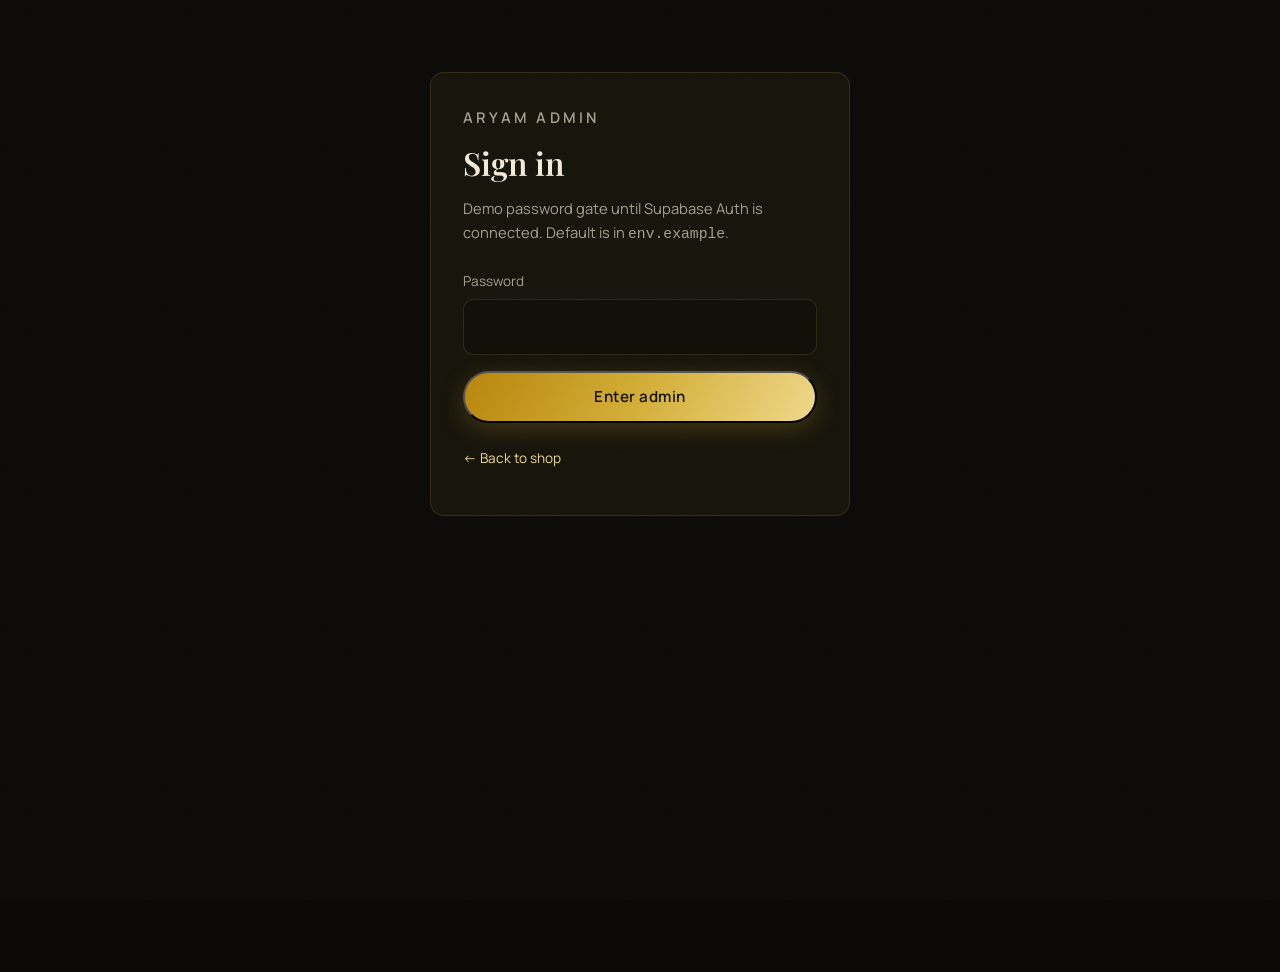
<file: admin/index.html>
<!DOCTYPE html>
<html lang="en">
<head>
  <meta charset="utf-8" />
  <meta name="viewport" content="width=device-width, initial-scale=1, viewport-fit=cover" />
  <title>Admin Login | Aryam's Jewelry</title>
  <meta name="robots" content="noindex, nofollow" />
  <link rel="icon" type="image/jpeg" href="/images/logo-aryam.jpg" />
  <link href="https://fonts.googleapis.com/css2?family=Playfair+Display:ital,wght@0,500;0,600;1,400&family=Manrope:wght@400;500;600&display=swap" rel="stylesheet" />
  <link rel="stylesheet" href="/css/admin.css" />
</head>
<body class="admin-body">
  <div class="login-card">
    <p class="eyebrow">Aryam admin</p>
    <h1>Sign in</h1>
    <p>Demo password gate until Supabase Auth is connected. Default is in <code>env.example</code>.</p>
    <form id="loginForm" class="form-grid" style="margin-top:1.5rem">
      <label>Password
        <input name="password" type="password" required autocomplete="current-password" />
      </label>
      <p id="loginError" class="notice warn" hidden></p>
      <button class="btn btn-gold" type="submit">Enter admin</button>
    </form>
    <p style="margin-top:1.5rem;font-size:0.85rem;color:var(--muted)">
      <a href="/shop/">← Back to shop</a>
    </p>
  </div>
  <script src="/js/shop/config.js"></script>
  <script src="/js/admin/auth.js"></script>
  <script src="/js/admin/admin-ui.js"></script>
</body>
</html>
</file>
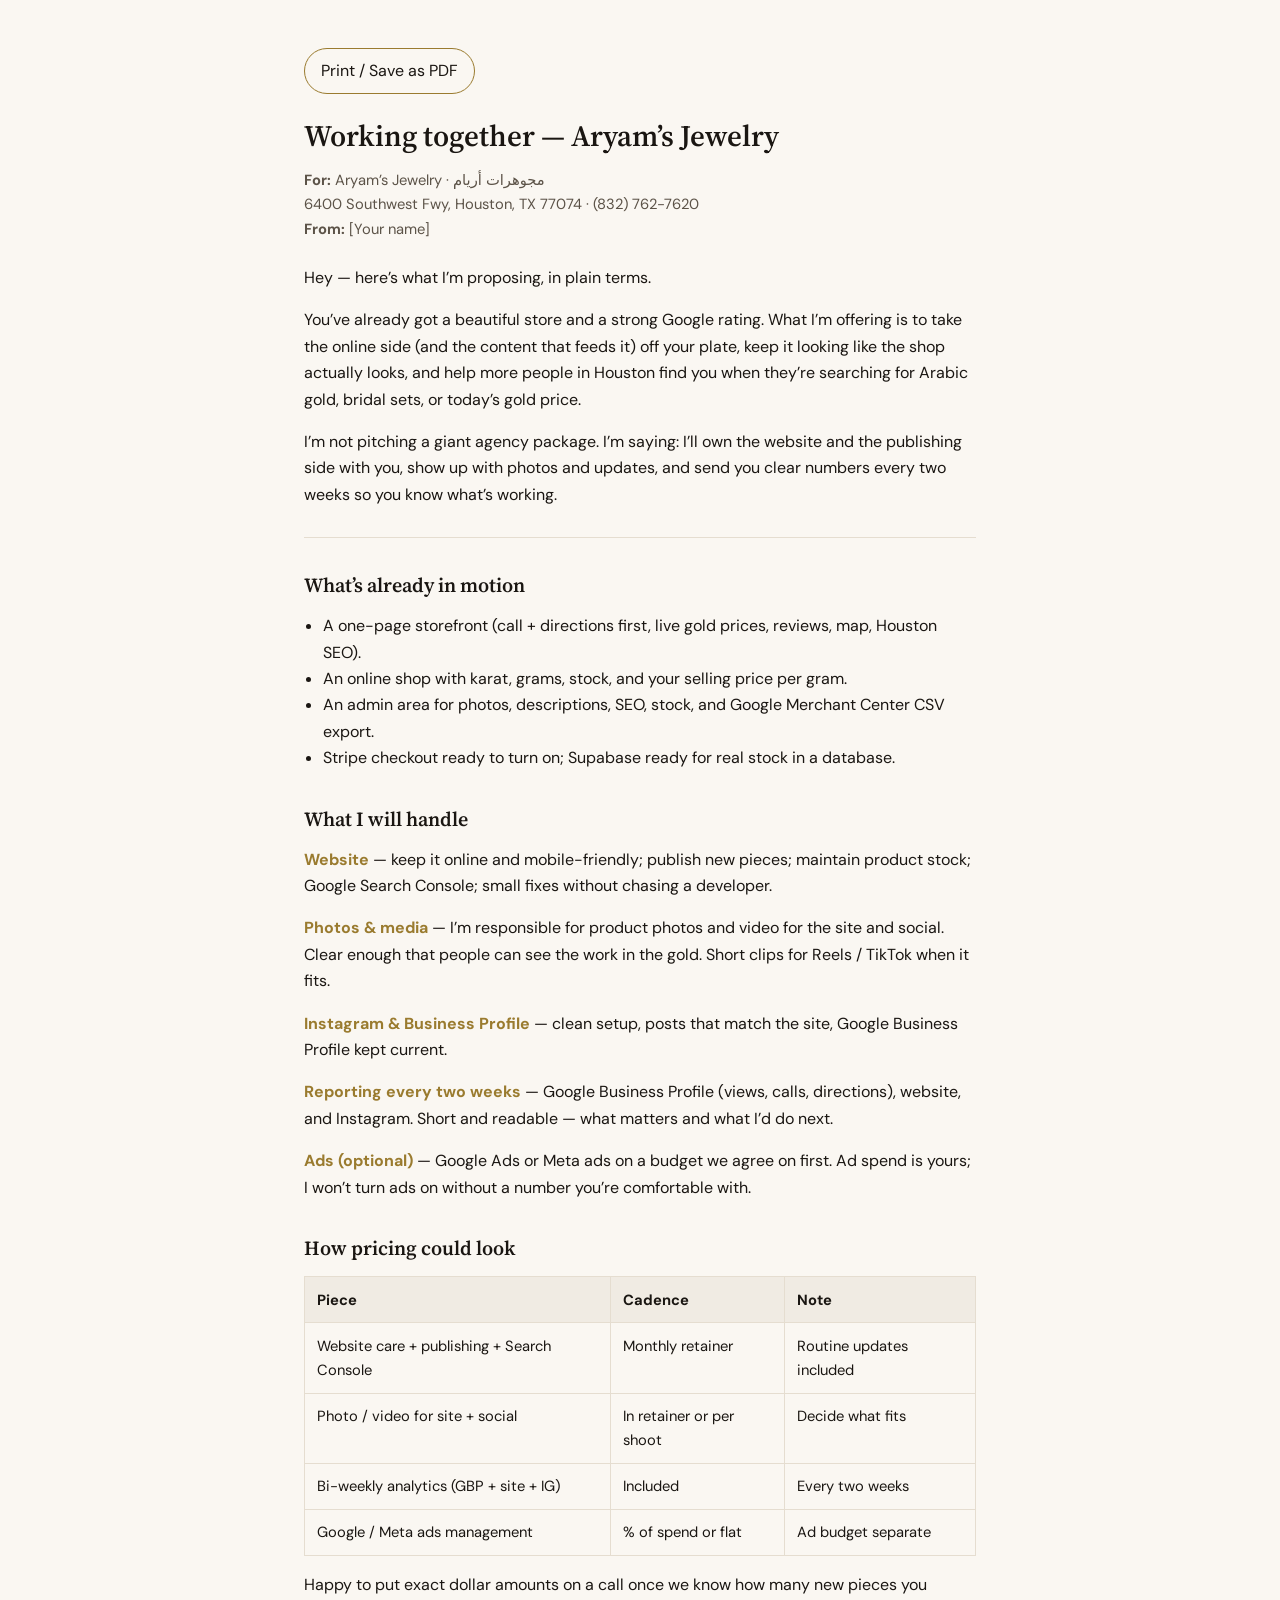
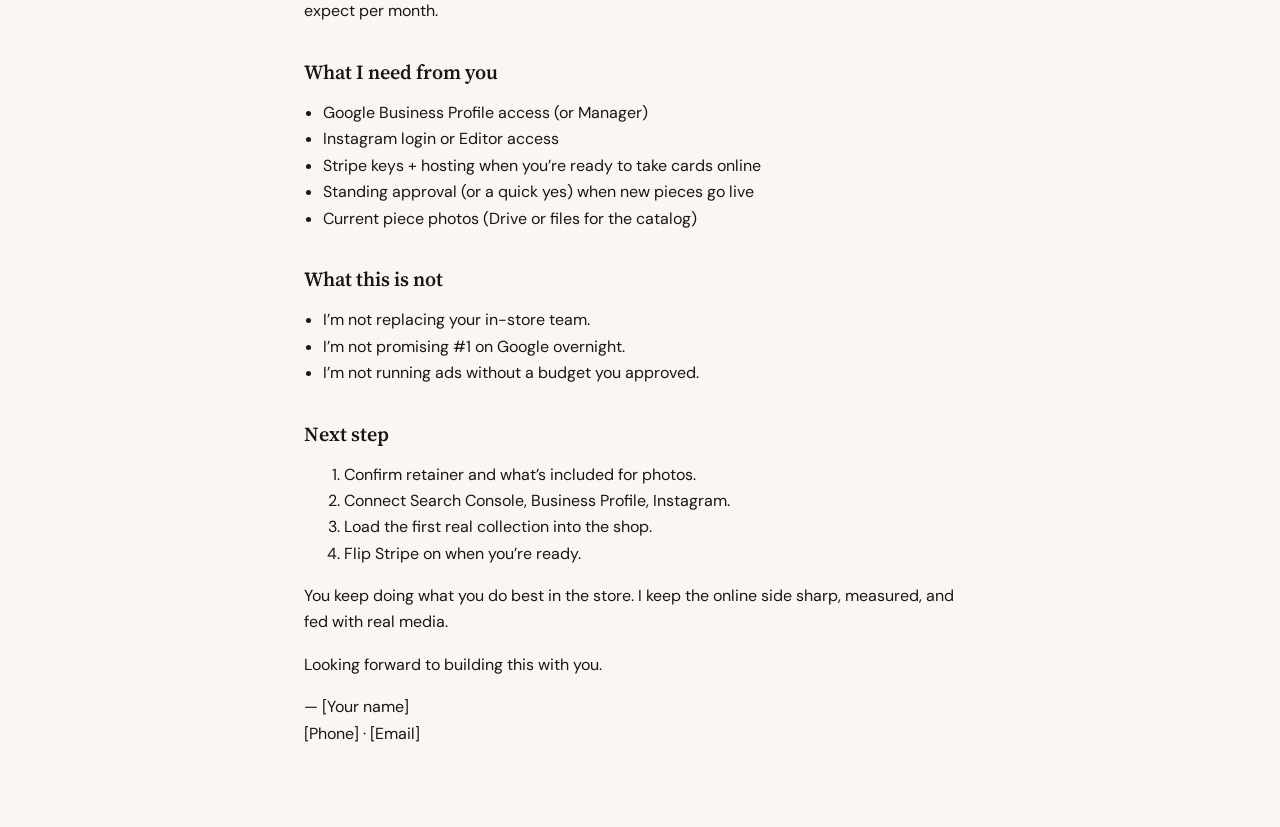
<file: PROPOSAL.html>
<!DOCTYPE html>
<html lang="en">
<head>
  <meta charset="utf-8" />
  <meta name="viewport" content="width=device-width, initial-scale=1" />
  <meta name="robots" content="noindex" />
  <title>Working together — Aryam’s Jewelry</title>
  <link href="https://fonts.googleapis.com/css2?family=Source+Serif+4:opsz,wght@8..60,400;8..60,600&family=DM+Sans:wght@400;500;600&display=swap" rel="stylesheet" />
  <style>
    :root { --ink:#1a1612; --muted:#5c5348; --line:#e5ddd0; --gold:#9a7b2f; --bg:#faf7f2; }
    * { box-sizing: border-box; }
    body { margin: 0; font-family: "DM Sans", system-ui, sans-serif; color: var(--ink); background: var(--bg); line-height: 1.65; }
    .sheet { max-width: 720px; margin: 0 auto; padding: 3rem 1.5rem 4rem; }
    h1, h2 { font-family: "Source Serif 4", Georgia, serif; font-weight: 600; line-height: 1.2; }
    h1 { font-size: 1.85rem; margin: 0 0 0.35rem; }
    h2 { font-size: 1.25rem; margin: 2.2rem 0 0.7rem; color: var(--ink); }
    .meta { color: var(--muted); font-size: 0.92rem; margin-bottom: 1.5rem; }
    .gold { color: var(--gold); }
    p, li { color: var(--ink); }
    ul { padding-left: 1.2rem; }
    table { width: 100%; border-collapse: collapse; font-size: 0.92rem; margin: 1rem 0; }
    th, td { border: 1px solid var(--line); padding: 0.65rem 0.75rem; text-align: left; vertical-align: top; }
    th { background: #f0ebe3; }
    hr { border: 0; border-top: 1px solid var(--line); margin: 1.8rem 0; }
    .print { margin-bottom: 1.5rem; }
    .print button {
      font: inherit; padding: 0.55rem 1rem; border: 1px solid var(--gold); background: transparent;
      border-radius: 999px; cursor: pointer; color: var(--ink);
    }
    @media print {
      body { background: #fff; }
      .print { display: none; }
      .sheet { padding: 0; max-width: none; }
    }
  </style>
</head>
<body>
  <div class="sheet">
    <div class="print"><button type="button" onclick="window.print()">Print / Save as PDF</button></div>

    <h1>Working together — Aryam’s Jewelry</h1>
    <p class="meta">
      <strong>For:</strong> Aryam’s Jewelry · مجوهرات أريام<br />
      6400 Southwest Fwy, Houston, TX 77074 · (832) 762-7620<br />
      <strong>From:</strong> [Your name]
    </p>

    <p>Hey — here’s what I’m proposing, in plain terms.</p>
    <p>
      You’ve already got a beautiful store and a strong Google rating. What I’m offering is to take the online side
      (and the content that feeds it) off your plate, keep it looking like the shop actually looks, and help more
      people in Houston find you when they’re searching for Arabic gold, bridal sets, or today’s gold price.
    </p>
    <p>
      I’m not pitching a giant agency package. I’m saying: I’ll own the website and the publishing side with you,
      show up with photos and updates, and send you clear numbers every two weeks so you know what’s working.
    </p>

    <hr />

    <h2>What’s already in motion</h2>
    <ul>
      <li>A one-page storefront (call + directions first, live gold prices, reviews, map, Houston SEO).</li>
      <li>An online shop with karat, grams, stock, and your selling price per gram.</li>
      <li>An admin area for photos, descriptions, SEO, stock, and Google Merchant Center CSV export.</li>
      <li>Stripe checkout ready to turn on; Supabase ready for real stock in a database.</li>
    </ul>

    <h2>What I will handle</h2>
    <p><strong class="gold">Website</strong> — keep it online and mobile-friendly; publish new pieces; maintain product stock; Google Search Console; small fixes without chasing a developer.</p>
    <p><strong class="gold">Photos &amp; media</strong> — I’m responsible for product photos and video for the site and social. Clear enough that people can see the work in the gold. Short clips for Reels / TikTok when it fits.</p>
    <p><strong class="gold">Instagram &amp; Business Profile</strong> — clean setup, posts that match the site, Google Business Profile kept current.</p>
    <p><strong class="gold">Reporting every two weeks</strong> — Google Business Profile (views, calls, directions), website, and Instagram. Short and readable — what matters and what I’d do next.</p>
    <p><strong class="gold">Ads (optional)</strong> — Google Ads or Meta ads on a budget we agree on first. Ad spend is yours; I won’t turn ads on without a number you’re comfortable with.</p>

    <h2>How pricing could look</h2>
    <table>
      <thead>
        <tr><th>Piece</th><th>Cadence</th><th>Note</th></tr>
      </thead>
      <tbody>
        <tr><td>Website care + publishing + Search Console</td><td>Monthly retainer</td><td>Routine updates included</td></tr>
        <tr><td>Photo / video for site + social</td><td>In retainer or per shoot</td><td>Decide what fits</td></tr>
        <tr><td>Bi-weekly analytics (GBP + site + IG)</td><td>Included</td><td>Every two weeks</td></tr>
        <tr><td>Google / Meta ads management</td><td>% of spend or flat</td><td>Ad budget separate</td></tr>
      </tbody>
    </table>
    <p>Happy to put exact dollar amounts on a call once we know how many new pieces you expect per month.</p>

    <h2>What I need from you</h2>
    <ul>
      <li>Google Business Profile access (or Manager)</li>
      <li>Instagram login or Editor access</li>
      <li>Stripe keys + hosting when you’re ready to take cards online</li>
      <li>Standing approval (or a quick yes) when new pieces go live</li>
      <li>Current piece photos (Drive or files for the catalog)</li>
    </ul>

    <h2>What this is not</h2>
    <ul>
      <li>I’m not replacing your in-store team.</li>
      <li>I’m not promising #1 on Google overnight.</li>
      <li>I’m not running ads without a budget you approved.</li>
    </ul>

    <h2>Next step</h2>
    <ol>
      <li>Confirm retainer and what’s included for photos.</li>
      <li>Connect Search Console, Business Profile, Instagram.</li>
      <li>Load the first real collection into the shop.</li>
      <li>Flip Stripe on when you’re ready.</li>
    </ol>
    <p>You keep doing what you do best in the store. I keep the online side sharp, measured, and fed with real media.</p>
    <p>Looking forward to building this with you.</p>
    <p>— [Your name]<br />[Phone] · [Email]</p>
  </div>
</body>
</html>
</file>
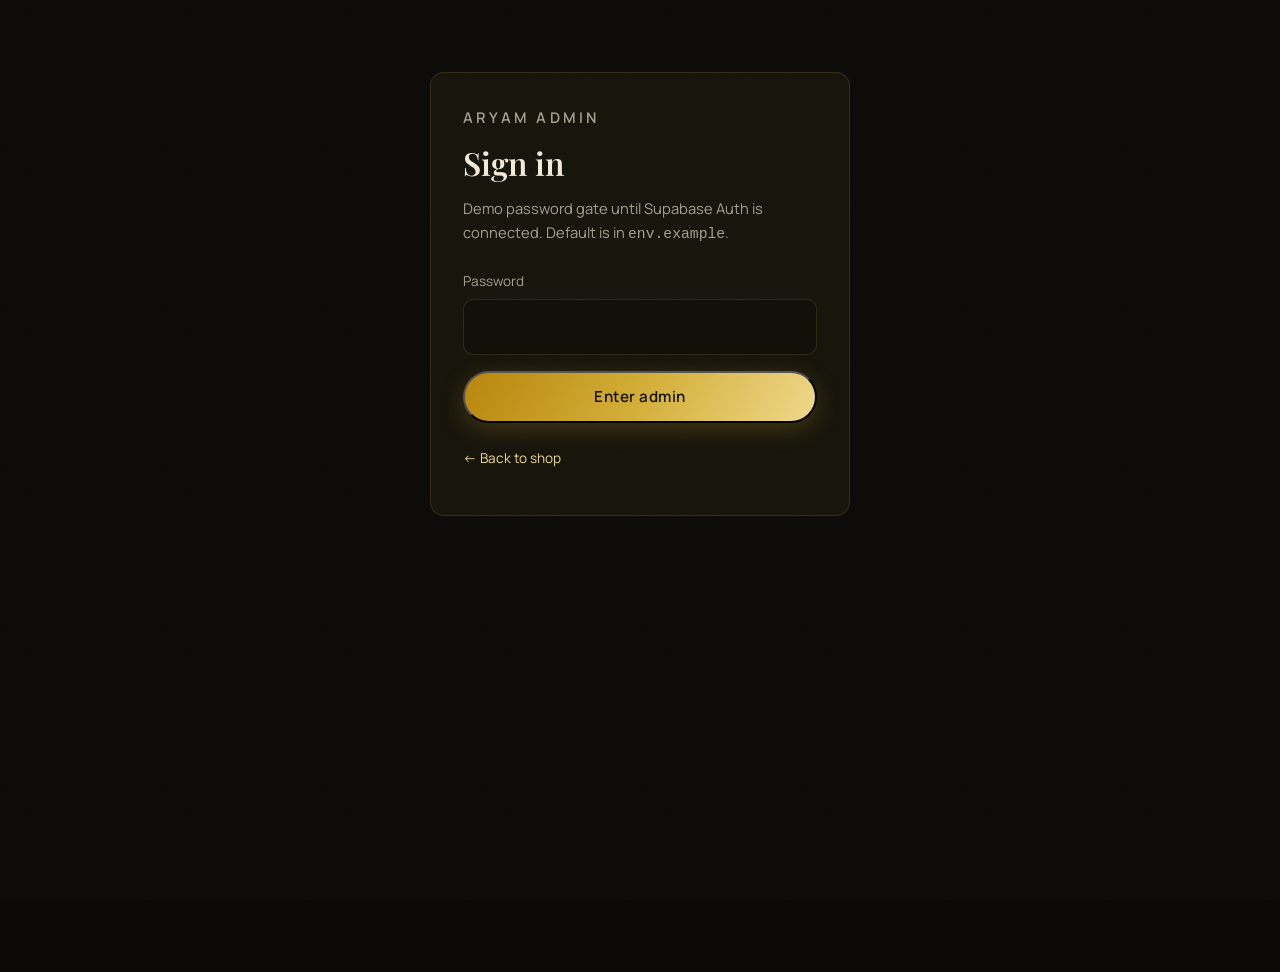
<file: admin/instagram.html>
<!DOCTYPE html>
<html lang="en">
<head>
  <meta charset="utf-8" />
  <meta name="viewport" content="width=device-width, initial-scale=1, viewport-fit=cover" />
  <title>Instagram Posts Admin | Aryam's Jewelry</title>
  <meta name="robots" content="noindex, nofollow" />
  <meta name="theme-color" content="#0b0a08" />
  <link rel="icon" type="image/jpeg" href="/images/logo-aryam.jpg" />
  <link href="https://fonts.googleapis.com/css2?family=Playfair+Display:ital,wght@0,500;0,600;1,400&family=Manrope:wght@400;500;600&family=Amiri:wght@400;700&display=swap" rel="stylesheet" />
  <link rel="stylesheet" href="/css/admin.css" />
</head>
<body class="admin-body">
  <div class="admin-backdrop" id="adminBackdrop" hidden></div>
  <div class="admin-shell">
    <aside class="admin-side" id="adminSide">
      <div class="brand">
        <img class="brand-logo" src="/images/logo-aryam.jpg" alt="" width="40" height="40" decoding="async" />
        <span class="brand-text">
          <span class="brand-en">ARYAM&rsquo;S <em>ADMIN</em></span>
          <span class="brand-ar" lang="ar" dir="rtl">لوحة التحكم</span>
        </span>
      </div>
      <nav>
        <a href="/admin/products">Products &amp; stock</a>
        <a class="active" href="/admin/instagram">Instagram posts</a>
        <a href="/shop/" target="_blank" rel="noopener">View shop ↗</a>
        <a href="/#instagram" target="_blank" rel="noopener">Landing Instagram ↗</a>
        <button type="button" class="linkish" id="logoutBtn">Sign out</button>
      </nav>
    </aside>

    <main class="admin-main">
      <div class="admin-topbar">
        <button type="button" class="admin-side-toggle" id="navToggle" aria-label="Open menu">☰</button>
        <strong style="color:var(--gold-2);letter-spacing:0.08em;font-size:0.85rem">ADMIN</strong>
        <span style="width:44px"></span>
      </div>

      <h1>Instagram <em>feed</em></h1>
      <p class="admin-lead">
        The homepage uses Instagram’s <strong>live public profile embed</strong> for @aryamjewelry0 —
        it updates automatically with <strong>no pasting</strong> and <strong>no token</strong>.
        Optional: paste specific /reel/ or /p/ links below only if you want a curated override later.
      </p>

      <div class="spot-bar" id="igStatus">Loading current posts…</div>

      <div class="admin-toolbar">
        <button type="button" class="btn btn-gold btn-small" id="btnSaveIg">Save &amp; publish</button>
        <button type="button" class="btn btn-ghost btn-small" id="btnReloadIg">Reload</button>
        <a class="btn btn-ghost btn-small" href="/#instagram" target="_blank" rel="noopener">Preview site</a>
      </div>

      <form id="igForm" class="ig-admin-form">
        <div id="igRows" class="ig-admin-rows"></div>
        <p id="igFormError" class="notice warn" hidden></p>
        <p id="igFormOk" class="notice" hidden style="border-color:rgba(212,175,55,0.35);color:var(--gold-2)"></p>
      </form>

      <h2 style="font-family:var(--font-display);font-size:1.35rem;margin:2rem 0 1rem">Embed preview</h2>
      <div class="ig-admin-preview" id="igPreview"></div>
    </main>
  </div>

  <script src="/js/shop/config.js"></script>
  <script src="/js/admin/auth.js"></script>
  <script src="/js/admin/instagram-admin.js"></script>
</body>
</html>
</file>
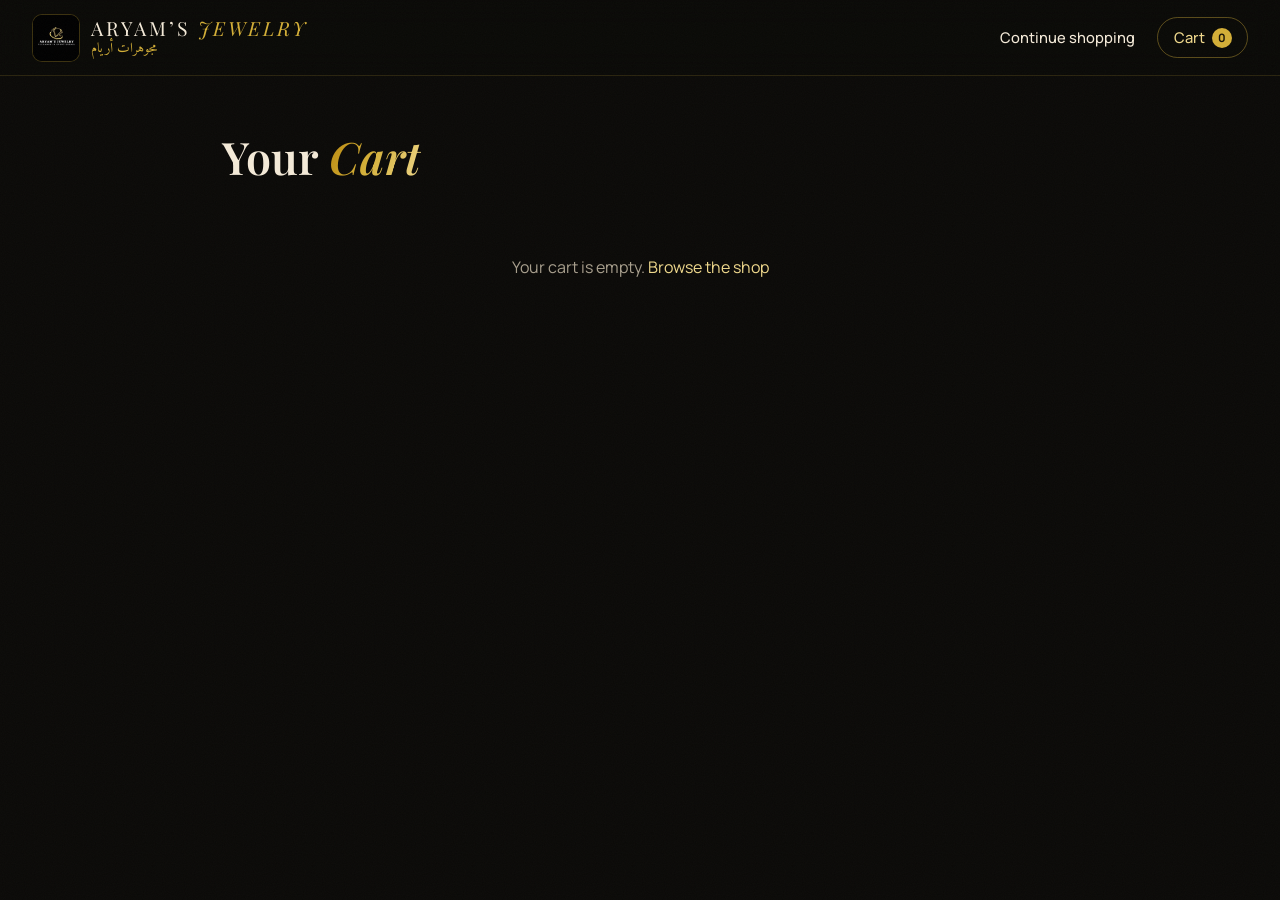
<file: shop/cart.html>
<!DOCTYPE html>
<html lang="en">
<head>
  <!-- Google tag (gtag.js) -->
  <script async src="https://www.googletagmanager.com/gtag/js?id=G-M47ETBDSQN"></script>
  <script>
    window.dataLayer = window.dataLayer || [];
    function gtag(){dataLayer.push(arguments);}
    gtag('js', new Date());
    gtag('config', 'G-M47ETBDSQN');
  </script>
  <meta charset="utf-8" />
  <meta name="viewport" content="width=device-width, initial-scale=1, viewport-fit=cover" />
  <title>Cart | Aryam's Jewelry</title>
  <meta name="description" content="Your Aryam's Jewelry shopping cart." />
  <meta name="robots" content="noindex" />
  <link rel="canonical" href="https://aryam.us/shop/cart/" />
  <meta property="og:type" content="website" />
  <meta property="og:site_name" content="Aryam's Jewelry مجوهرات أريام" />
  <meta property="og:title" content="Cart | Aryam's Jewelry" />
  <meta property="og:description" content="Your Aryam's Jewelry shopping cart." />
  <meta property="og:url" content="https://aryam.us/shop/cart/" />
  <meta property="og:image" content="https://aryam.us/images/hero.jpg" />
  <meta property="og:image:secure_url" content="https://aryam.us/images/hero.jpg" />
  <meta name="twitter:card" content="summary_large_image" />
  <meta name="twitter:title" content="Cart | Aryam's Jewelry" />
  <meta name="twitter:description" content="Your Aryam's Jewelry shopping cart." />
  <meta name="twitter:image" content="https://aryam.us/images/hero.jpg" />
  <meta name="theme-color" content="#0b0a08" />
  <link rel="icon" type="image/jpeg" href="/images/logo-aryam.jpg" />
  <link rel="apple-touch-icon" href="/images/logo-aryam.jpg" />
  <link href="https://fonts.googleapis.com/css2?family=Playfair+Display:ital,wght@0,500;0,600;0,700;1,400&family=Manrope:wght@300;400;500;600;700&family=Amiri:wght@400;700&display=swap" rel="stylesheet" />
  <link rel="stylesheet" href="/css/shop.css" />
</head>
<body class="shop-body">
  <header class="shop-top">
    <div class="nav-wrap">
      <a class="brand" href="/">
        <img class="brand-logo" src="/images/logo-aryam.jpg" alt="" width="48" height="48" decoding="async" />
        <span class="brand-text">
          <span class="brand-en">ARYAM&rsquo;S <em>JEWELRY</em></span>
          <span class="brand-ar" lang="ar" dir="rtl">مجوهرات أريام</span>
        </span>
      </a>
      <nav class="shop-nav">
        <a href="/shop/">Continue shopping</a>
        <a class="cart-link" href="/shop/cart">
          Cart <span class="cart-badge" data-cart-count hidden>0</span>
        </a>
      </nav>
    </div>
  </header>

  <main class="cart-page">
    <h1>Your <em>Cart</em></h1>
    <div id="cartLines"></div>
    <div class="cart-summary" id="cartSummary">
      <div class="row"><span>Subtotal</span><span id="cartSubtotal">$0.00</span></div>
      <p class="muted" style="color:var(--muted);font-size:0.88rem;margin:0.5rem 0 1rem">
        Pickup / shipping arranged with the store after checkout. Taxes if applicable calculated at payment.
      </p>
      <a class="btn btn-gold" href="/shop/checkout">Proceed to checkout</a>
    </div>
  </main>

  <script src="/js/shop/config.js"></script>
  <script src="/js/shop/pricing.js"></script>
  <script src="/js/shop/cart.js"></script>
  <script src="/js/shop/cart-ui.js"></script>
</body>
</html>
</file>
<file: css/admin.css>
@import url("/css/styles.css");

body.admin-body {
  background: var(--bg);
  min-height: 100vh;
  min-height: 100dvh;
  padding-bottom: env(safe-area-inset-bottom);
  overflow-x: clip;
}

.admin-shell {
  display: grid;
  grid-template-columns: 240px minmax(0, 1fr);
  min-height: 100vh;
  min-height: 100dvh;
  width: 100%;
  max-width: 100%;
}

.admin-side {
  border-right: 1px solid var(--line);
  background: #080706;
  padding: 1.25rem 1rem;
  position: sticky;
  top: 0;
  height: 100vh;
  z-index: 40;
}

.admin-side .brand {
  display: flex;
  flex-direction: row;
  align-items: center;
  gap: 0.65rem;
}
.admin-side .brand-logo {
  width: 40px;
  height: 40px;
  border-radius: 8px;
  object-fit: cover;
  flex-shrink: 0;
  border: 1px solid rgba(212, 175, 55, 0.28);
}
.admin-side .brand-text {
  display: flex;
  flex-direction: column;
  gap: 0.1rem;
  min-width: 0;
}
.admin-side .brand-en { font-size: 1rem; }
.admin-side .brand-ar { font-size: 0.9rem; color: var(--gold); }

.admin-side nav {
  display: flex;
  flex-direction: column;
  gap: 0.4rem;
  margin-top: 1.5rem;
}

.admin-side a,
.admin-side button.linkish {
  color: var(--muted);
  text-align: left;
  background: none;
  border: 0;
  font: inherit;
  padding: 0.7rem 0.85rem;
  border-radius: 10px;
  cursor: pointer;
  min-height: 44px;
  display: flex;
  align-items: center;
}

.admin-side a:hover,
.admin-side a.active,
.admin-side button.linkish:hover {
  color: var(--gold-2);
  background: rgba(212, 175, 55, 0.08);
}

.admin-main {
  padding: clamp(1rem, 3vw, 2.5rem);
  max-width: 1100px;
  width: 100%;
  min-width: 0;
  overflow-x: clip;
}

.admin-main h1 {
  font-size: clamp(1.45rem, 4vw, 2.2rem);
  margin: 0 0 0.4rem;
}

.admin-lead {
  color: var(--muted);
  margin: 0 0 1rem;
  max-width: 40rem;
  font-size: 0.95rem;
  line-height: 1.55;
}

.admin-toolbar {
  display: flex;
  flex-wrap: wrap;
  gap: 0.65rem;
  align-items: center;
  margin: 1.25rem 0;
}

.admin-toolbar .btn {
  min-height: 44px;
  flex: 1 1 auto;
}

@media (min-width: 720px) {
  .admin-toolbar .btn { flex: 0 0 auto; }
}

/* Product cards (mobile-first list) */
.product-list {
  display: grid;
  gap: 0.9rem;
}

.admin-card {
  display: grid;
  grid-template-columns: 88px minmax(0, 1fr);
  gap: 0.85rem;
  padding: 0.9rem;
  border: 1px solid var(--line);
  border-radius: var(--radius);
  background: linear-gradient(165deg, var(--panel), rgba(255,255,255,0.01));
}

.admin-card img {
  width: 88px;
  height: 110px;
  object-fit: cover;
  border-radius: 10px;
  border: 1px solid var(--line);
  background: #12100c;
}

.admin-card h3 {
  margin: 0 0 0.2rem;
  font-size: 1.05rem;
  color: var(--cream);
}

.admin-card .meta {
  color: var(--muted);
  font-size: 0.82rem;
  margin: 0 0 0.45rem;
}

.admin-card .price {
  font-family: var(--font-display);
  color: var(--gold-2);
  font-size: 1.15rem;
  margin: 0 0 0.65rem;
}

.admin-card .actions {
  display: flex;
  flex-wrap: wrap;
  gap: 0.45rem;
}

.admin-card .actions .btn {
  min-height: 42px;
  flex: 1 1 calc(50% - 0.3rem);
}

.badge-live,
.badge-draft {
  display: inline-block;
  padding: 0.15rem 0.5rem;
  border-radius: 999px;
  font-size: 0.7rem;
  font-weight: 700;
  letter-spacing: 0.04em;
  text-transform: uppercase;
}
.badge-live {
  background: rgba(143, 209, 154, 0.15);
  color: var(--open);
  border: 1px solid rgba(143, 209, 154, 0.35);
}
.badge-draft {
  background: rgba(168, 159, 141, 0.12);
  color: var(--muted);
  border: 1px solid var(--line);
}

/* Desktop table companion */
.admin-table-wrap {
  display: none;
  overflow-x: auto;
  border: 1px solid var(--line);
  border-radius: var(--radius);
  -webkit-overflow-scrolling: touch;
}

.admin-table {
  width: 100%;
  border-collapse: collapse;
  font-size: 0.9rem;
  min-width: 720px;
}

.admin-table th,
.admin-table td {
  padding: 0.85rem 0.9rem;
  text-align: left;
  border-bottom: 1px solid var(--line-soft);
  vertical-align: middle;
}

.admin-table th {
  font-size: 0.72rem;
  letter-spacing: 0.12em;
  text-transform: uppercase;
  color: var(--muted);
  background: rgba(0,0,0,0.25);
}

.admin-table img.thumb {
  width: 48px;
  height: 60px;
  object-fit: cover;
  border-radius: 6px;
  border: 1px solid var(--line);
}

.admin-table .actions { display: flex; gap: 0.4rem; flex-wrap: wrap; }

@media (min-width: 900px) {
  .product-list { display: none; }
  .admin-table-wrap { display: block; }
}

.form-grid { display: grid; gap: 1rem; }
.form-grid label {
  display: flex;
  flex-direction: column;
  gap: 0.4rem;
  font-size: 0.85rem;
  color: var(--muted);
}
.form-grid input {
  padding: 0.85rem 1rem;
  border-radius: 10px;
  border: 1px solid var(--line);
  background: rgba(0,0,0,0.25);
  color: var(--cream);
  font: inherit;
  min-height: 48px;
  font-size: 16px; /* prevents iOS zoom */
}

.notice {
  padding: 0.85rem 1rem;
  border-radius: 10px;
  border: 1px solid var(--line);
  font-size: 0.9rem;
}
.notice.warn {
  border-color: rgba(224, 154, 142, 0.4);
  background: rgba(224, 154, 142, 0.08);
  color: var(--cream);
}

.login-card {
  max-width: 420px;
  margin: 8vh auto;
  padding: clamp(1.25rem, 4vw, 2rem);
  border: 1px solid var(--line);
  border-radius: var(--radius);
  background: var(--panel);
  width: calc(100% - 2rem);
}

.login-card h1 { margin-bottom: 0.5rem; }
.login-card p { color: var(--muted); font-size: 0.92rem; }

#productEditor.login-card {
  max-width: none;
  width: 100%;
  margin: 1.5rem 0 0;
  padding: clamp(1rem, 3vw, 1.75rem);
  overflow-x: clip;
  overflow-y: visible;
}

.editor-grid {
  display: grid;
  grid-template-columns: 1fr;
  gap: 1rem;
  width: 100%;
  min-width: 0;
}

@media (min-width: 720px) {
  .editor-grid { grid-template-columns: 1fr 1fr; }
}

.editor-grid .full { grid-column: 1 / -1; }

.editor-grid label {
  display: block;
  font-size: 0.82rem;
  color: var(--muted);
  min-width: 0;
  max-width: 100%;
  overflow-wrap: break-word;
}

.editor-grid label > input,
.editor-grid label > textarea,
.editor-grid label > select {
  display: block;
  margin-top: 0.4rem;
}

.editor-grid label > .field-error {
  display: block;
  margin-top: 0.25rem;
}

.editor-grid label > .req,
.editor-grid label > .optional {
  display: inline;
  white-space: nowrap;
}

.editor-grid input,
.editor-grid textarea,
.editor-grid select {
  padding: 0.85rem 0.95rem;
  border-radius: 10px;
  border: 1px solid var(--line);
  background: rgba(0,0,0,0.28);
  color: var(--cream);
  font: inherit;
  min-height: 48px;
  font-size: 16px;
  width: 100%;
  max-width: 100%;
  min-width: 0;
}

.editor-grid input.is-invalid,
.editor-grid textarea.is-invalid,
.editor-grid select.is-invalid {
  border-color: #c45c5c;
  box-shadow: 0 0 0 1px rgba(196, 92, 92, 0.35);
}

.editor-grid input.is-valid,
.editor-grid textarea.is-valid,
.editor-grid select.is-valid {
  border-color: rgba(212, 175, 55, 0.55);
}

.req {
  color: #e8a0a0;
  font-weight: 600;
}

.optional {
  color: var(--muted);
  font-weight: 400;
  font-size: 0.78rem;
  text-transform: none;
  letter-spacing: 0;
}

.draft-status {
  margin: -0.5rem 0 1rem;
  font-size: 0.82rem;
  color: var(--gold-2);
}

.draft-status[hidden] {
  display: none;
}

.draft-status button {
  margin-left: 0.5rem;
  background: none;
  border: 0;
  color: var(--cream);
  text-decoration: underline;
  cursor: pointer;
  font: inherit;
  padding: 0;
}

.price-mode-box {
  margin: 0;
  padding: 0.9rem 1rem;
  border: 1px solid var(--line);
  border-radius: 12px;
  background: rgba(255,255,255,0.02);
  min-width: 0;
}

.price-mode-box legend {
  padding: 0 0.35rem;
  font-size: 0.82rem;
  color: var(--muted);
}

.price-mode-toggle {
  display: grid;
  grid-template-columns: 1fr;
  gap: 0.65rem;
}

@media (min-width: 560px) {
  .price-mode-toggle { grid-template-columns: 1fr 1fr; }
}

.price-mode-option {
  display: grid !important;
  grid-template-columns: auto 1fr;
  grid-template-rows: auto auto;
  column-gap: 0.65rem;
  row-gap: 0.15rem;
  align-items: center;
  padding: 0.75rem 0.85rem;
  border: 1px solid var(--line);
  border-radius: 10px;
  cursor: pointer;
  color: var(--cream) !important;
  font-size: 0.95rem !important;
}

.price-mode-option input {
  grid-row: 1 / span 2;
  width: 18px;
  height: 18px;
  min-height: 0;
  margin: 0;
}

.price-mode-option span { font-weight: 600; color: var(--cream); }
.price-mode-option small { grid-column: 2; color: var(--muted); font-size: 0.78rem; }

.nested-grid {
  display: grid;
  grid-template-columns: 1fr;
  gap: 1rem;
}

@media (min-width: 720px) {
  .nested-grid { grid-template-columns: 1fr 1fr; }
}

.price-fields[hidden],
#fixedPriceField[hidden] {
  display: none !important;
}

.field-error {
  display: none;
  color: #e8a0a0;
  font-size: 0.78rem;
  margin: 0;
}

label.is-invalid .field-error,
.photo-upload.is-invalid .field-error {
  display: block;
}

.form-error {
  margin: 0 0 1rem;
  padding: 0.75rem 0.9rem;
  border-radius: 10px;
  border: 1px solid rgba(196, 92, 92, 0.45);
  background: rgba(196, 92, 92, 0.12);
  color: #f0c4c4;
  font-size: 0.9rem;
}

.form-error[hidden] {
  display: none;
}

.editor-grid textarea { min-height: 96px; resize: vertical; }

.editor-grid label.checkbox-row {
  display: flex;
  flex-direction: row;
  align-items: center;
  gap: 0.7rem;
  min-height: 48px;
}
.editor-grid label.checkbox-row input {
  width: 22px;
  height: 22px;
  min-height: 0;
  margin-top: 0;
  display: inline-block;
}

/* Photo upload */
.photo-upload {
  display: grid;
  gap: 0.85rem;
  width: 100%;
  min-width: 0;
}

.photo-preview {
  position: relative;
  aspect-ratio: 3 / 4;
  max-height: min(360px, 55vh);
  width: min(100%, 280px);
  margin-inline: auto;
  border-radius: var(--radius);
  border: 1px dashed rgba(212, 175, 55, 0.45);
  background: #12100c center/cover no-repeat;
  display: flex;
  align-items: center;
  justify-content: center;
  color: var(--muted);
  font-size: 0.9rem;
  text-align: center;
  padding: 1rem;
  overflow: hidden;
}

.photo-preview.has-image {
  border-style: solid;
  color: transparent;
  padding: 0;
}

.photo-preview img,
.photo-preview video {
  width: 100%;
  height: 100%;
  object-fit: cover;
  display: block;
  background: #000;
}

.photo-preview .media-badge,
.photo-thumb .thumb-video {
  position: absolute;
  left: 4px;
  top: 4px;
  font-size: 0.62rem;
  letter-spacing: 0.04em;
  text-transform: uppercase;
  background: rgba(11, 10, 8, 0.82);
  color: var(--gold-2);
  padding: 0.12rem 0.3rem;
  border-radius: 4px;
  z-index: 1;
}

.photo-strip {
  display: flex;
  flex-wrap: wrap;
  gap: 0.5rem;
  justify-content: center;
}

.photo-strip[hidden] {
  display: none;
}

.photo-thumb {
  position: relative;
  width: 64px;
  height: 80px;
  border-radius: 8px;
  overflow: hidden;
  border: 1px solid rgba(212, 175, 55, 0.35);
  background: #12100c;
  padding: 0;
  cursor: pointer;
}

.photo-thumb.is-cover {
  border-color: var(--gold-2);
  box-shadow: 0 0 0 1px rgba(212, 175, 55, 0.45);
}

.photo-thumb img {
  width: 100%;
  height: 100%;
  object-fit: cover;
  display: block;
}

.photo-thumb .thumb-cover {
  position: absolute;
  left: 4px;
  bottom: 4px;
  font-size: 0.62rem;
  letter-spacing: 0.04em;
  text-transform: uppercase;
  background: rgba(11, 10, 8, 0.82);
  color: var(--gold-2);
  padding: 0.12rem 0.3rem;
  border-radius: 4px;
}

.photo-thumb .thumb-remove {
  position: absolute;
  top: 2px;
  right: 2px;
  width: 22px;
  height: 22px;
  border: 0;
  border-radius: 50%;
  background: rgba(11, 10, 8, 0.85);
  color: #fff;
  font-size: 0.9rem;
  line-height: 1;
  cursor: pointer;
  padding: 0;
}

.photo-actions {
  display: grid;
  grid-template-columns: 1fr;
  gap: 0.65rem;
  width: 100%;
}

@media (min-width: 520px) {
  .photo-actions { grid-template-columns: 1fr 1fr; }
}

.photo-actions .photo-clear {
  grid-column: 1 / -1;
}

.photo-actions .btn {
  min-height: 48px;
  display: inline-flex;
  align-items: center;
  justify-content: center;
  cursor: pointer;
  margin: 0;
  width: 100%;
  max-width: 100%;
}

/* Keep file inputs out of layout; opened via button .click() for reliable iOS behavior */
.photo-file-input {
  position: absolute;
  width: 1px;
  height: 1px;
  padding: 0;
  margin: -1px;
  overflow: hidden;
  clip: rect(0, 0, 0, 0);
  white-space: nowrap;
  border: 0;
  opacity: 0;
  pointer-events: none;
}

.photo-hint {
  margin: 0;
  font-size: 0.82rem;
  color: var(--muted);
  text-align: center;
  overflow-wrap: anywhere;
}

.upload-progress {
  display: grid;
  gap: 0.45rem;
  width: 100%;
  min-width: 0;
}

.upload-progress[hidden] {
  display: none;
}

.upload-progress-track {
  height: 8px;
  border-radius: 999px;
  background: rgba(255, 255, 255, 0.08);
  border: 1px solid rgba(212, 175, 55, 0.28);
  overflow: hidden;
}

.upload-progress-bar {
  height: 100%;
  width: 0%;
  border-radius: inherit;
  background: linear-gradient(90deg, #b8922a, #e4c76b);
  transition: width 0.18s ease-out;
}

.upload-status {
  font-size: 0.85rem;
  color: var(--gold-2);
  text-align: center;
  min-height: 1.2em;
  margin: 0;
  overflow-wrap: anywhere;
}

.price-preview {
  margin-top: 1.25rem;
  padding: clamp(1rem, 3vw, 1.2rem) clamp(1rem, 3vw, 1.4rem);
  border: 1px solid var(--line);
  border-radius: var(--radius);
  background: linear-gradient(165deg, rgba(212,175,55,0.1), transparent);
  overflow-wrap: anywhere;
}

.price-preview .big {
  font-family: var(--font-display);
  font-size: clamp(1.45rem, 5vw, 2rem);
  color: var(--gold-2);
}

.editor-tools,
.editor-actions {
  display: flex;
  flex-wrap: wrap;
  gap: 0.65rem;
  align-items: center;
  margin-top: 1.1rem;
  width: 100%;
}

.editor-tools .btn,
.editor-actions .btn {
  min-height: 48px;
  flex: 1 1 calc(50% - 0.4rem);
}

.spot-bar {
  display: flex;
  flex-wrap: wrap;
  gap: 0.55rem 1rem;
  padding: 0.9rem 1.1rem;
  margin-bottom: 0.5rem;
  border: 1px solid var(--line);
  border-radius: 10px;
  font-size: clamp(0.75rem, 2.8vw, 0.84rem);
  color: var(--muted);
  line-height: 1.45;
  overflow-wrap: anywhere;
  word-break: break-word;
}
.spot-bar strong { color: var(--gold-2); }
.spot-stamp { opacity: 0.75; }
.spot-refresh {
  margin-left: 0.25rem;
  padding: 0;
  border: 0;
  background: none;
  color: var(--gold-2);
  font: inherit;
  text-decoration: underline;
  cursor: pointer;
}

.admin-side-toggle {
  display: none;
  width: 44px;
  height: 44px;
  border: 1px solid var(--line);
  border-radius: 10px;
  background: transparent;
  color: var(--gold-2);
  font-size: 1.25rem;
  cursor: pointer;
}

.admin-topbar {
  display: none;
  align-items: center;
  justify-content: space-between;
  gap: 0.75rem;
  margin-bottom: 1rem;
}

@media (max-width: 860px) {
  .admin-shell { grid-template-columns: 1fr; }
  .admin-topbar { display: flex; }

  .admin-side {
    position: fixed;
    inset: 0 auto 0 0;
    width: min(84vw, 300px);
    height: 100%;
    height: 100dvh;
    transform: translateX(-105%);
    transition: transform 0.28s ease;
    border-right: 1px solid var(--line);
    box-shadow: 0 0 40px rgba(0,0,0,0.5);
    overflow-y: auto;
    -webkit-overflow-scrolling: touch;
  }
  body.admin-nav-open .admin-side { transform: translateX(0); }

  .admin-backdrop {
    display: none;
    position: fixed;
    inset: 0;
    background: rgba(0,0,0,0.55);
    z-index: 35;
  }
  body.admin-nav-open .admin-backdrop { display: block; }

  .admin-side-toggle { display: inline-flex; align-items: center; justify-content: center; }

  .admin-main {
    padding-inline: max(0.85rem, env(safe-area-inset-left));
    padding-inline-end: max(0.85rem, env(safe-area-inset-right));
    padding-bottom: calc(2.5rem + env(safe-area-inset-bottom));
  }

  #productEditor.login-card {
    margin-top: 1rem;
    padding: 0.9rem;
    border-radius: 14px;
  }

  /* Only the list toolbar sticks — not every .admin-toolbar */
  #mainToolbar.admin-toolbar {
    position: sticky;
    bottom: 0;
    z-index: 20;
    margin: 1rem -0.85rem 0;
    padding: 0.75rem 0.85rem calc(0.75rem + env(safe-area-inset-bottom));
    background: rgba(11, 10, 8, 0.94);
    backdrop-filter: blur(12px);
    border-top: 1px solid var(--line);
  }

  .editor-actions {
    position: sticky;
    bottom: 0;
    z-index: 15;
    margin: 1.25rem -0.9rem -0.9rem;
    padding: 0.85rem 0.9rem calc(0.85rem + env(safe-area-inset-bottom));
    background: rgba(11, 10, 8, 0.96);
    backdrop-filter: blur(12px);
    border-top: 1px solid var(--line);
    width: calc(100% + 1.8rem);
    max-width: none;
  }

  .editor-tools .btn,
  .editor-actions .btn {
    flex: 1 1 100%;
  }

  .price-mode-box {
    padding: 0.75rem;
  }

  .price-mode-option {
    min-height: 52px;
  }

  .editor-section-label {
    margin-top: 0.5rem;
  }

  .spot-bar {
    padding: 0.75rem 0.85rem;
  }
}

@media (max-width: 480px) {
  .admin-card {
    grid-template-columns: 72px minmax(0, 1fr);
  }
  .admin-card img {
    width: 72px;
    height: 92px;
  }
  .admin-card .actions .btn {
    flex: 1 1 100%;
  }
  .photo-preview {
    width: min(100%, 220px);
    max-height: min(280px, 42vh);
  }
  .photo-thumb {
    width: 56px;
    height: 70px;
  }
  .login-card {
    width: calc(100% - 1rem);
    margin-inline: auto;
  }
  .admin-main h1 {
    font-size: clamp(1.35rem, 7vw, 1.8rem);
  }
  .admin-toolbar .btn {
    flex: 1 1 100%;
  }
}

/* Instagram admin */
.ig-admin-rows {
  display: flex;
  flex-direction: column;
  gap: 0.85rem;
  margin-top: 1rem;
}
.ig-admin-row {
  display: grid;
  grid-template-columns: 2rem minmax(0, 1fr) 110px;
  gap: 0.65rem;
  align-items: end;
  padding: 0.85rem;
  border: 1px solid var(--line);
  border-radius: 12px;
  background: rgba(255,255,255,0.02);
}
.ig-admin-num {
  font-size: 0.8rem;
  font-weight: 700;
  color: var(--gold);
  padding-bottom: 0.7rem;
}
.ig-admin-row label {
  display: flex;
  flex-direction: column;
  gap: 0.35rem;
  font-size: 0.75rem;
  letter-spacing: 0.06em;
  text-transform: uppercase;
  color: var(--muted);
}
.ig-admin-row input,
.ig-admin-row select {
  width: 100%;
  min-height: 44px;
  border-radius: 10px;
  border: 1px solid var(--line);
  background: #120f0c;
  color: var(--cream);
  padding: 0.55rem 0.7rem;
  font: inherit;
  text-transform: none;
  letter-spacing: 0;
}
.ig-admin-preview {
  display: grid;
  grid-template-columns: repeat(3, minmax(0, 1fr));
  gap: 1rem;
}
.ig-admin-embed {
  border-radius: 14px;
  overflow: hidden;
  border: 1px solid var(--line);
  background: #0e0c0a;
  min-height: 420px;
}
.ig-admin-embed iframe {
  width: 100%;
  min-height: 420px;
  border: 0;
  background: #fff;
}

@media (max-width: 900px) {
  .ig-admin-preview { grid-template-columns: repeat(2, minmax(0, 1fr)); }
}
@media (max-width: 640px) {
  .ig-admin-row { grid-template-columns: 1.5rem 1fr; }
  .ig-admin-type { grid-column: 2; }
  .ig-admin-preview { grid-template-columns: 1fr; max-width: 420px; }
}
</file>
<file: css/shop.css>
/* Shop + shared chrome extending the landing design tokens */
@import url("styles.css");

:root {
  --shop-max: 1280px;
}

body.shop-body {
  padding-bottom: 0;
  overflow-x: clip;
  min-width: 0;
}

.shop-top {
  position: sticky;
  top: 0;
  z-index: 100;
  background: rgba(11, 10, 8, 0.9);
  backdrop-filter: blur(14px);
  border-bottom: 1px solid var(--line);
}

.shop-top .nav-wrap {
  display: flex;
  align-items: center;
  justify-content: space-between;
  gap: 0.75rem;
  padding-block: 0.85rem;
  max-width: var(--shop-max);
  margin-inline: auto;
  padding-inline: max(1rem, env(safe-area-inset-left), clamp(1rem, 4vw, 2rem));
  padding-inline-end: max(1rem, env(safe-area-inset-right), clamp(1rem, 4vw, 2rem));
  min-width: 0;
}

.shop-nav {
  display: flex;
  align-items: center;
  gap: 1.4rem;
  flex-wrap: wrap;
}

.shop-nav a {
  color: var(--cream);
  font-size: 0.92rem;
  font-weight: 500;
}

.shop-nav a:hover { color: var(--gold-2); }

.cart-link {
  display: inline-flex;
  align-items: center;
  gap: 0.45rem;
  padding: 0.45rem 0.95rem;
  border: 1px solid rgba(212, 175, 55, 0.4);
  border-radius: 999px;
  color: var(--gold-2) !important;
}

.cart-badge {
  min-width: 1.25rem;
  height: 1.25rem;
  padding: 0 0.35rem;
  border-radius: 999px;
  background: var(--gold);
  color: var(--ink);
  font-size: 0.72rem;
  font-weight: 700;
  display: inline-flex;
  align-items: center;
  justify-content: center;
}

.shop-hero {
  padding: clamp(3rem, 7vw, 5rem) 0 2rem;
  max-width: var(--shop-max);
  margin-inline: auto;
  padding-inline: clamp(1.25rem, 4vw, 2rem);
}

.shop-hero h1 {
  font-size: clamp(2.2rem, 5vw, 3.6rem);
  margin: 0.4rem 0 0.8rem;
}

.shop-hero p {
  color: var(--muted);
  max-width: 40rem;
  margin: 0;
  font-weight: 300;
}

.shop-filters {
  display: flex;
  flex-wrap: wrap;
  gap: 0.6rem;
  margin: 2rem 0 1.5rem;
  max-width: var(--shop-max);
  margin-inline: auto;
  padding-inline: clamp(1.25rem, 4vw, 2rem);
}

.filter-chip {
  border: 1px solid var(--line);
  background: transparent;
  color: var(--muted);
  padding: 0.5rem 1rem;
  border-radius: 999px;
  font: inherit;
  font-size: 0.88rem;
  cursor: pointer;
  transition: 0.25s ease;
}

.filter-chip:hover,
.filter-chip.active {
  border-color: var(--gold);
  color: var(--gold-2);
  background: rgba(212, 175, 55, 0.08);
}

.product-grid {
  display: grid;
  grid-template-columns: repeat(3, minmax(0, 1fr));
  gap: clamp(1.2rem, 2.5vw, 2rem);
  max-width: var(--shop-max);
  margin: 0 auto 4rem;
  padding-inline: clamp(1.25rem, 4vw, 2rem);
}

.product-card {
  display: flex;
  flex-direction: column;
  min-width: 0;
  border: 1px solid var(--line);
  border-radius: var(--radius);
  overflow: hidden;
  background: linear-gradient(165deg, var(--panel), rgba(255,255,255,0.01));
  transition: transform 0.35s ease, border-color 0.35s ease;
  color: inherit;
  text-decoration: none;
}

.product-card:hover {
  transform: translateY(-4px);
  border-color: rgba(212, 175, 55, 0.45);
  color: inherit;
}

.product-card .media {
  position: relative;
  aspect-ratio: 3 / 4;
  overflow: hidden;
  background: #12100c;
}

.product-card .media img {
  width: 100%;
  height: 100%;
  object-fit: cover;
  transition: transform 0.7s cubic-bezier(0.22, 0.61, 0.36, 1);
}

.product-card:hover .media img { transform: scale(1.06); }

.product-card .soldout {
  position: absolute;
  top: 0.8rem;
  left: 0.8rem;
  padding: 0.3rem 0.7rem;
  border-radius: 999px;
  background: rgba(11,10,8,0.85);
  border: 1px solid var(--line);
  color: var(--closed);
  font-size: 0.72rem;
  font-weight: 700;
  letter-spacing: 0.06em;
  text-transform: uppercase;
}

.product-card .body {
  padding: 1.15rem 1.2rem 1.35rem;
  display: flex;
  flex-direction: column;
  gap: 0.35rem;
  flex: 1;
}

.product-card .meta {
  font-size: 0.78rem;
  letter-spacing: 0.12em;
  text-transform: uppercase;
  color: var(--gold);
}

.product-card h2 {
  font-size: 1.25rem;
  margin: 0;
  color: var(--cream);
}

.product-card .ar {
  font-family: var(--font-ar);
  color: var(--muted);
  font-size: 1rem;
  margin: 0;
}

.product-card .price-row {
  margin-top: auto;
  padding-top: 0.8rem;
  display: flex;
  justify-content: space-between;
  align-items: baseline;
  gap: 0.5rem;
}

.product-card .price {
  font-family: var(--font-display);
  font-size: 1.35rem;
  color: var(--gold-2);
}

.product-card .grams {
  font-size: 0.85rem;
  color: var(--muted);
}

.empty-state {
  grid-column: 1 / -1;
  text-align: center;
  padding: 3rem 1rem;
  color: var(--muted);
}

/* Product detail */
.product-page {
  max-width: var(--shop-max);
  margin: 0 auto;
  padding: clamp(1.25rem, 5vw, 3.5rem) max(1rem, env(safe-area-inset-left), clamp(1rem, 4vw, 2rem)) calc(4rem + env(safe-area-inset-bottom));
  padding-inline-end: max(1rem, env(safe-area-inset-right), clamp(1rem, 4vw, 2rem));
  min-width: 0;
}

.pdp-layout {
  display: grid;
  grid-template-columns: minmax(0, 1.1fr) minmax(0, 0.9fr);
  gap: clamp(1.5rem, 4vw, 3.5rem);
  align-items: start;
  min-width: 0;
}

.pdp-gallery,
.pdp-info {
  min-width: 0;
}

.pdp-gallery {
  position: sticky;
  top: 5.5rem;
}

.pdp-frame {
  position: relative;
  border: 1px solid var(--line);
  border-radius: var(--radius);
  overflow: hidden;
  background: #12100c;
  cursor: zoom-in;
  aspect-ratio: 3 / 4;
}

.pdp-frame img {
  width: 100%;
  height: 100%;
  object-fit: cover;
  transition: transform 0.2s ease-out;
  transform-origin: center center;
}

.pdp-frame video.pdp-media,
.pdp-frame .pdp-media {
  width: 100%;
  height: 100%;
  object-fit: cover;
  display: block;
  background: #000;
}

.pdp-thumb {
  position: relative;
}

.pdp-thumb .thumb-video-dot {
  position: absolute;
  right: 4px;
  bottom: 4px;
  font-size: 0.65rem;
  background: rgba(0,0,0,0.7);
  color: #fff;
  border-radius: 4px;
  padding: 0.1rem 0.25rem;
}

.product-card .media-video-badge {
  position: absolute;
  top: 0.55rem;
  left: 0.55rem;
  z-index: 2;
  font-size: 0.68rem;
  letter-spacing: 0.06em;
  text-transform: uppercase;
  background: rgba(11, 10, 8, 0.82);
  color: var(--gold-2);
  padding: 0.2rem 0.45rem;
  border-radius: 999px;
}

.lightbox-media {
  max-width: min(96vw, 1100px);
  max-height: 92vh;
}

.lightbox-media img,
.lightbox-media video,
.lightbox video {
  max-width: min(96vw, 1100px);
  max-height: 92vh;
  object-fit: contain;
  border-radius: 8px;
  background: #000;
}

.pdp-thumbs {
  display: flex;
  flex-wrap: wrap;
  gap: 0.5rem;
  margin-top: 0.75rem;
}

.pdp-thumb {
  width: 64px;
  height: 80px;
  padding: 0;
  border: 1px solid var(--line);
  border-radius: 8px;
  overflow: hidden;
  background: #12100c;
  cursor: pointer;
}

.pdp-thumb.is-active {
  border-color: var(--gold-2);
  box-shadow: 0 0 0 1px rgba(212, 175, 55, 0.4);
}

.pdp-thumb img {
  width: 100%;
  height: 100%;
  object-fit: cover;
  display: block;
}

.pdp-hint {
  margin-top: 0.7rem;
  font-size: 0.82rem;
  color: var(--muted);
  font-style: italic;
}

.pdp-info .eyebrow { margin-bottom: 0.6rem; }
.pdp-info h1 {
  font-size: clamp(1.9rem, 4vw, 2.8rem);
  margin: 0 0 0.4rem;
}
.pdp-info .ar-title {
  font-family: var(--font-ar);
  font-size: 1.35rem;
  color: var(--gold);
  margin: 0 0 1.2rem;
}
.pdp-price {
  font-family: var(--font-display);
  font-size: clamp(2rem, 4vw, 2.6rem);
  color: var(--gold-2);
  margin: 0 0 0.35rem;
}
.pdp-subprice {
  color: var(--muted);
  font-size: 0.92rem;
  margin: 0 0 1.5rem;
}

.pdp-rich,
.pdp-related {
  margin-top: clamp(2.5rem, 6vw, 4rem);
  padding-top: clamp(1.5rem, 4vw, 2.25rem);
  border-top: 1px solid var(--line);
}

.pdp-rich h2,
.pdp-related h2 {
  font-family: var(--font-display);
  font-size: clamp(1.55rem, 3vw, 2rem);
  margin: 0 0 0.75rem;
  color: var(--cream);
}

.related-lead {
  color: var(--muted);
  margin: 0 0 1.5rem;
  max-width: 36rem;
}

.rich-body {
  max-width: 42rem;
  color: var(--cream);
  font-size: 1.02rem;
  line-height: 1.75;
}

.rich-body + .rich-body {
  margin-top: 1.5rem;
}

.rich-body h2,
.rich-body h3 {
  font-family: var(--font-display);
  color: var(--gold-2);
  margin: 1.4rem 0 0.55rem;
}

.rich-body p { margin: 0 0 1rem; }
.rich-body ul {
  margin: 0 0 1rem;
  padding-left: 1.2rem;
}
.rich-body li { margin: 0.3rem 0; }
.rich-body a { color: var(--gold-2); }
.rich-ar { font-family: var(--font-ar); font-size: 1.12rem; }

.related-grid {
  display: grid;
  grid-template-columns: repeat(4, minmax(0, 1fr));
  gap: 1rem;
}

.related-grid > * {
  min-width: 0;
}

.related-card h3 {
  font-size: 1.05rem;
  margin: 0.35rem 0;
  overflow-wrap: anywhere;
}

@media (max-width: 1023px) {
  .related-grid { grid-template-columns: repeat(2, minmax(0, 1fr)); }
}

@media (max-width: 380px) {
  .related-grid { gap: 0.75rem; }
}

.specs {
  display: grid;
  grid-template-columns: 1fr 1fr;
  gap: 0.8rem;
  margin: 1.5rem 0;
  padding: 1.2rem;
  border: 1px solid var(--line);
  border-radius: var(--radius);
  background: var(--panel);
}

.spec dt {
  font-size: 0.72rem;
  letter-spacing: 0.14em;
  text-transform: uppercase;
  color: var(--muted);
  margin: 0;
}
.spec dd {
  margin: 0.15rem 0 0;
  font-weight: 600;
  color: var(--cream);
}

.pdp-actions {
  display: flex;
  flex-wrap: wrap;
  gap: 0.8rem;
  margin: 1.5rem 0;
}

.qty-input {
  display: inline-flex;
  align-items: center;
  border: 1px solid var(--line);
  border-radius: 999px;
  overflow: hidden;
}
.qty-input button {
  width: 2.5rem;
  height: 2.75rem;
  border: 0;
  background: transparent;
  color: var(--gold-2);
  font-size: 1.2rem;
  cursor: pointer;
}
.qty-input input {
  width: 2.5rem;
  border: 0;
  background: transparent;
  color: var(--cream);
  text-align: center;
  font: inherit;
}

.stock-ok { color: var(--open); }
.stock-out { color: var(--closed); }

/* Lightbox */
.lightbox {
  position: fixed;
  inset: 0;
  z-index: 300;
  background: rgba(0,0,0,0.92);
  display: none;
  align-items: center;
  justify-content: center;
  padding: 1rem;
}
.lightbox.open { display: flex; }
.lightbox img {
  max-width: min(96vw, 1100px);
  max-height: 92vh;
  object-fit: contain;
  border-radius: 8px;
}
.lightbox button {
  position: absolute;
  top: 1rem;
  right: 1rem;
  border: 0;
  background: transparent;
  color: var(--cream);
  font-size: 2rem;
  cursor: pointer;
}

/* Cart / checkout */
.cart-page, .checkout-page {
  max-width: 900px;
  margin: 0 auto;
  padding: clamp(2rem, 5vw, 3.5rem) clamp(1.25rem, 4vw, 2rem) 5rem;
}

.cart-page h1, .checkout-page h1 {
  font-size: clamp(2rem, 4vw, 2.8rem);
  margin: 0 0 1.5rem;
}

.cart-line {
  display: grid;
  grid-template-columns: 88px 1fr auto;
  gap: 1rem;
  padding: 1.2rem 0;
  border-bottom: 1px solid var(--line-soft);
  align-items: center;
}

.cart-line img {
  width: 88px;
  height: 110px;
  object-fit: cover;
  border-radius: 10px;
  border: 1px solid var(--line);
}

.cart-line h3 { margin: 0 0 0.25rem; font-size: 1.1rem; }
.cart-line .muted { color: var(--muted); font-size: 0.88rem; margin: 0; }
.cart-line .line-price {
  font-family: var(--font-display);
  color: var(--gold-2);
  font-size: 1.2rem;
  text-align: right;
}

.cart-summary {
  margin-top: 2rem;
  padding: 1.5rem;
  border: 1px solid var(--line);
  border-radius: var(--radius);
  background: var(--panel);
}

.cart-summary .row {
  display: flex;
  justify-content: space-between;
  margin-bottom: 0.6rem;
  color: var(--muted);
}
.cart-summary .total {
  font-family: var(--font-display);
  font-size: 1.6rem;
  color: var(--gold-2);
  margin-top: 0.8rem;
  padding-top: 0.8rem;
  border-top: 1px solid var(--line-soft);
}

.form-grid {
  display: grid;
  gap: 1rem;
  margin: 1.5rem 0;
}

.form-grid label {
  display: flex;
  flex-direction: column;
  gap: 0.4rem;
  font-size: 0.85rem;
  color: var(--muted);
}

.form-grid input,
.form-grid textarea,
.form-grid select {
  padding: 0.85rem 1rem;
  border-radius: 10px;
  border: 1px solid var(--line);
  background: rgba(0,0,0,0.25);
  color: var(--cream);
  font: inherit;
}

.form-grid input:focus,
.form-grid textarea:focus,
.form-grid select:focus {
  outline: 1px solid var(--gold);
  border-color: var(--gold);
}

.notice {
  padding: 1rem 1.2rem;
  border-radius: 10px;
  border: 1px solid var(--line);
  background: rgba(212, 175, 55, 0.08);
  color: var(--cream);
  font-size: 0.92rem;
  margin: 1rem 0;
}

.notice.warn {
  border-color: rgba(224, 154, 142, 0.4);
  background: rgba(224, 154, 142, 0.08);
}

.notice.ok {
  border-color: rgba(143, 209, 154, 0.35);
  background: rgba(143, 209, 154, 0.08);
}

@media (max-width: 1023px) {
  .product-grid { grid-template-columns: repeat(2, minmax(0, 1fr)); }
  .pdp-layout { grid-template-columns: 1fr; }
  .pdp-gallery { position: static; }
}

@media (max-width: 560px) {
  .product-grid { grid-template-columns: 1fr; }
  .cart-line { grid-template-columns: 72px 1fr; }
  .cart-line .line-price { grid-column: 2; text-align: left; }
  .shop-nav a.hide-sm { display: none; }
  .shop-hero h1 { font-size: clamp(1.8rem, 8vw, 2.4rem); }
  .shop-filters { gap: 0.45rem; margin-top: 1.25rem; }
  .filter-chip { padding: 0.55rem 0.9rem; min-height: 40px; font-size: 0.82rem; }
  .pdp-actions { flex-direction: column; align-items: stretch; }
  .pdp-actions .btn { width: 100%; min-height: 48px; }
  .qty-input { justify-content: center; width: 100%; }
  .pdp-thumbs { gap: 0.4rem; }
  .pdp-thumb { width: 56px; height: 70px; min-width: 56px; }
  .pdp-info h1 { font-size: clamp(1.55rem, 7vw, 2.1rem); }
  .pdp-price { font-size: clamp(1.7rem, 7vw, 2.2rem); }
  .specs { grid-template-columns: 1fr 1fr; padding: 1rem; gap: 0.7rem; }
  .rich-body { font-size: 0.98rem; }
  .lightbox img {
    max-width: min(100%, 100vw);
    max-height: min(85vh, 85dvh);
    width: auto;
    height: auto;
    object-fit: contain;
  }
  .cart-page .btn, .checkout-page .btn { min-height: 48px; width: 100%; }
  .form-grid input, .form-grid textarea { font-size: 16px; min-height: 48px; }
  .product-grid,
  .product-page {
    padding-inline: max(0.85rem, env(safe-area-inset-left));
    padding-inline-end: max(0.85rem, env(safe-area-inset-right));
  }
}
</file>
